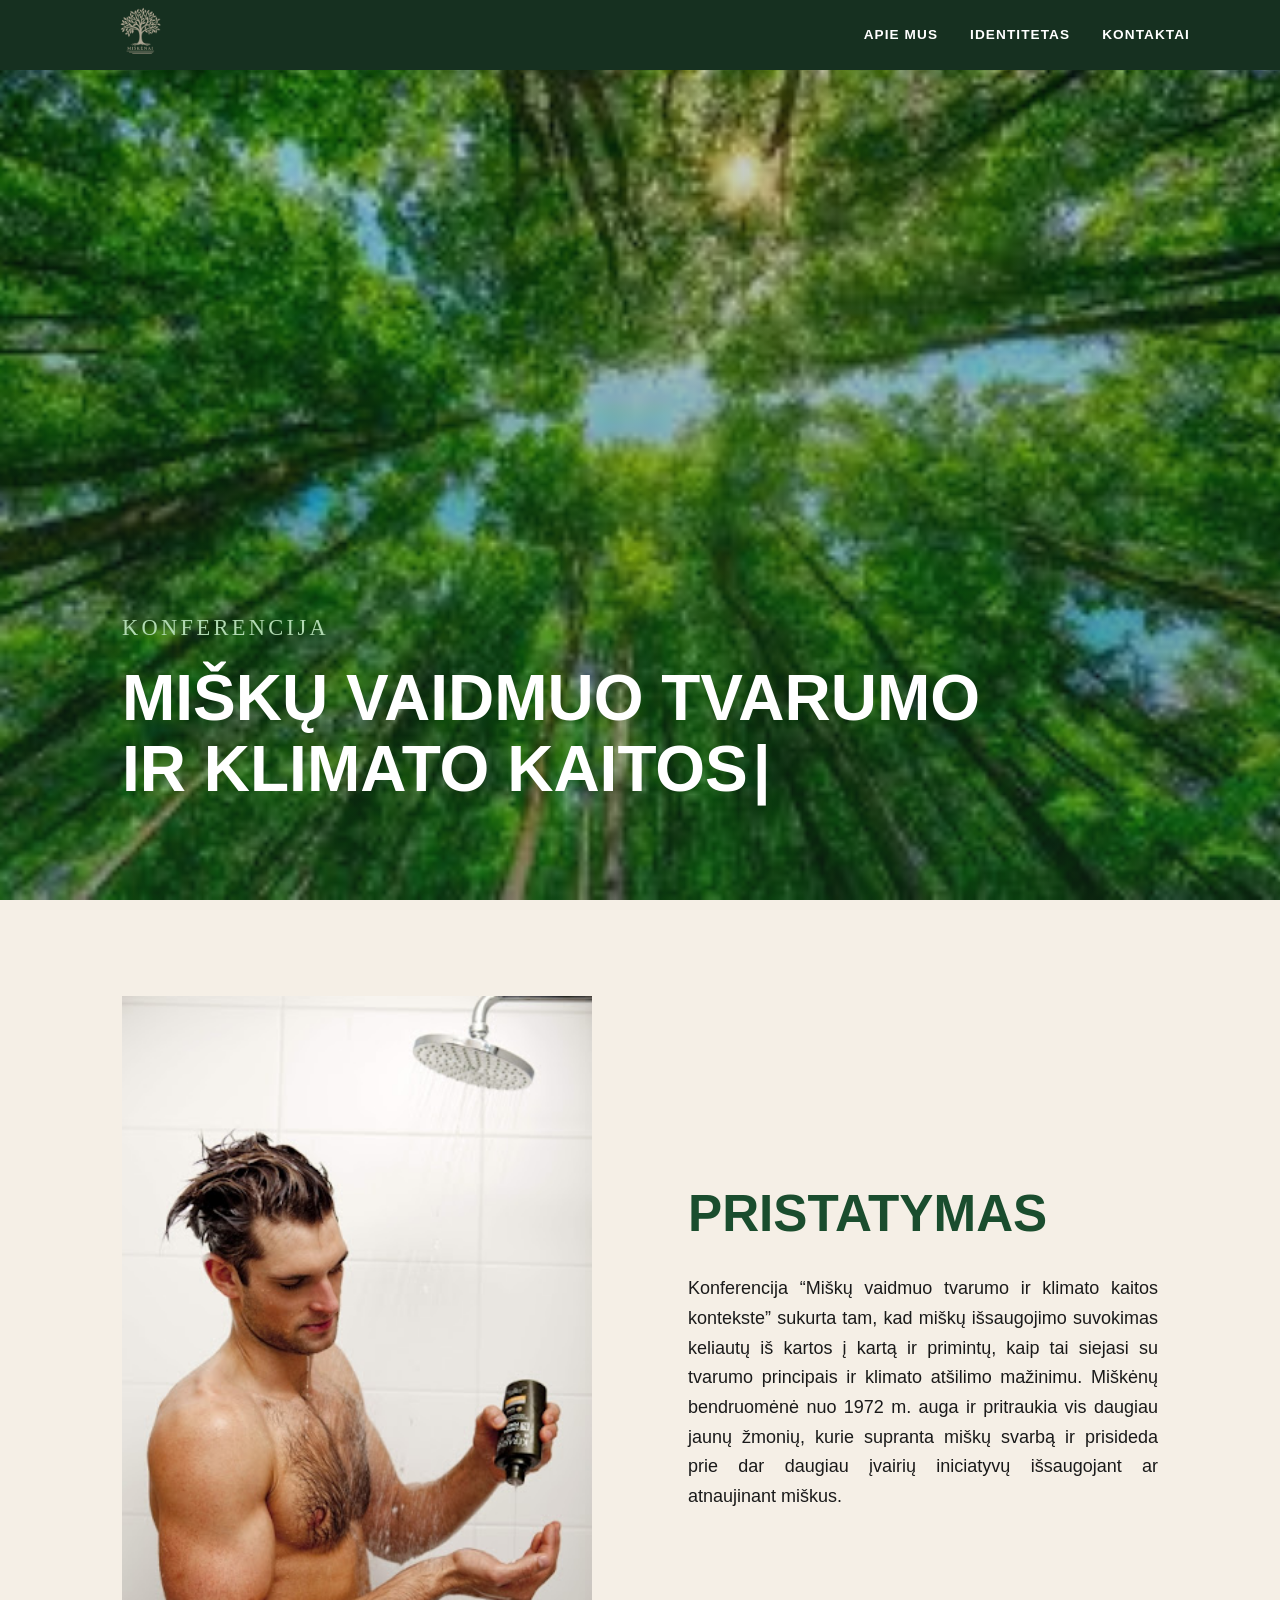
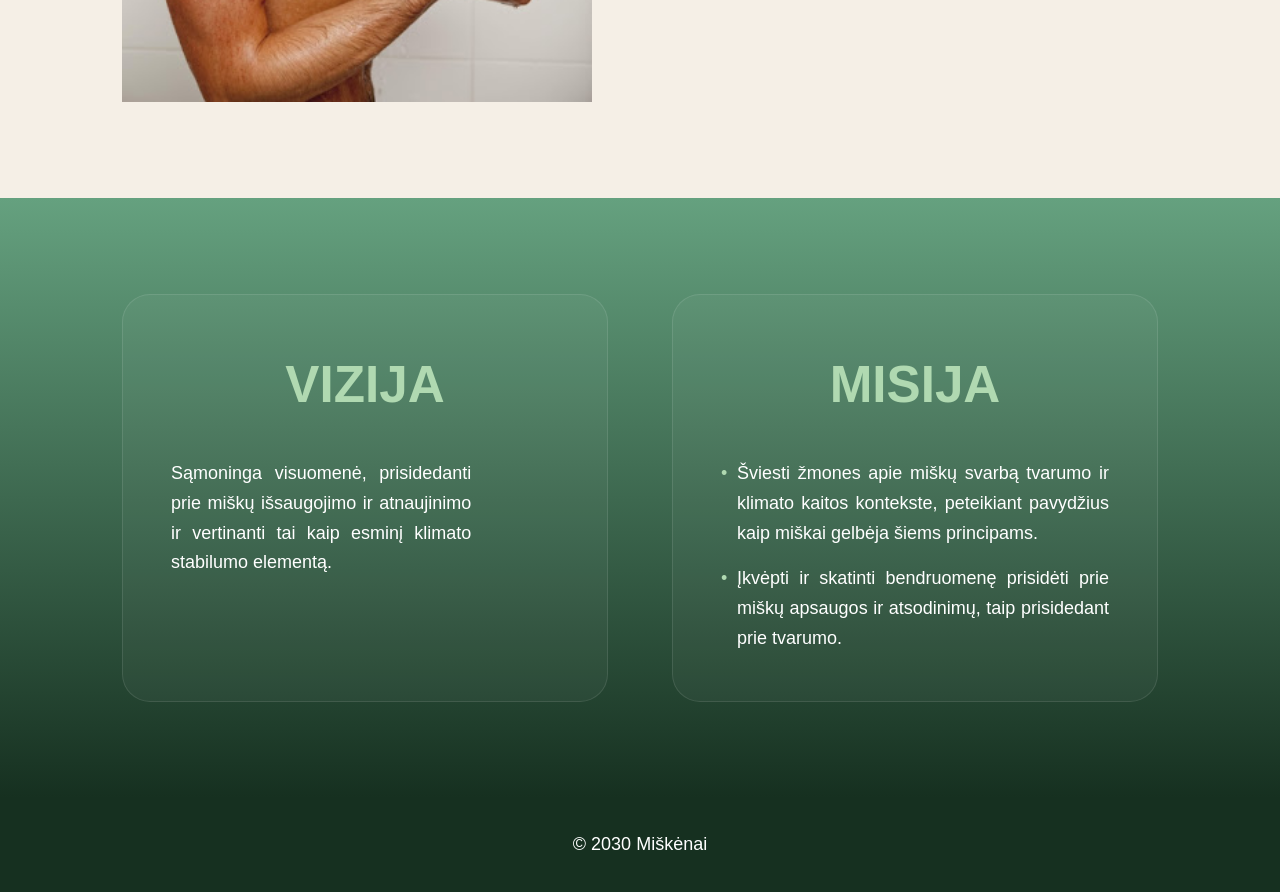
<file: index.html>
<!DOCTYPE html>
<html lang="lt">
    <head>
        <meta charset="UTF-8">
        <meta name="viewport" content="width=device-width, initial-scale=1.0">
        <title>Miškėnai</title>
        <link rel="stylesheet" href="css/pagrindinis.css">
    </head>

    <body>
        <header>
            <div class="navbar">
                    <a class="brand" href="index.html">
                        <img src="img/pagrindinis/logo2.png" alt="Miškėnai logotipas" class="logo">
                    </a>

                <nav>
                    <a href="#apie-mus">Apie mus</a>
                    <a href="identitetas.html">Identitetas</a>
                    <a href="kontaktai.html">Kontaktai</a>
                </nav>
            </div>
        </header>

        <main>
            <section class="hero">
                <div class="hero-content">
                    <p class="hero-eyebrow">KONFERENCIJA</p>
                    <h1 id="heroTitle"></h1>
                </div>
            </section>

            <section class="introduction" id="apie-mus">
                <div class="container intro-grid">

                    <div class="intro-image reveal-left">
                        <img src="img/pagrindinis/introduction.jpg" alt="">
                    </div>

                    <div class="intro-text reveal-right">
                        <h2>PRISTATYMAS</h2>
                        <p>
                            Konferencija “Miškų vaidmuo tvarumo ir klimato kaitos kontekste” sukurta tam, kad miškų išsaugojimo suvokimas keliautų iš kartos į kartą ir primintų, kaip tai siejasi su tvarumo principais ir klimato atšilimo mažinimu. Miškėnų bendruomėnė nuo 1972 m. auga ir pritraukia vis daugiau jaunų žmonių, kurie supranta miškų svarbą ir prisideda prie dar daugiau įvairių iniciatyvų išsaugojant ar atnaujinant miškus.
                        </p>
                    </div>

                </div>
            </section> 

            <section class="vision-mission">
                <div class="container vm-grid">

                    <div class="vm-left">
                        <h2>VIZIJA</h2>
                        <p>
                            Sąmoninga visuomenė, prisidedanti prie miškų išsaugojimo ir atnaujinimo ir vertinanti tai kaip esminį klimato stabilumo elementą.
                        </p>
                    </div>

                    <div class="vm-right">
                        <h2>MISIJA</h2>
                        <ul>
                            <li>Šviesti žmones apie miškų svarbą tvarumo ir klimato kaitos kontekste, peteikiant pavydžius kaip miškai gelbėja šiems principams.</li>

                            <li>Įkvėpti ir skatinti bendruomenę prisidėti prie miškų apsaugos ir atsodinimų, taip prisidedant prie tvarumo.</li>
                        </ul>
                    </div>

                </div>
            </section>
        </main>

        <footer>
            <div class="footer">
                <div class="footer-left">
                    <p>&copy; 2030 Miškėnai</p>
                </div>
            </div>
        </footer>
        <script src="main.js"></script>
    </body>
    
</html>
</file>
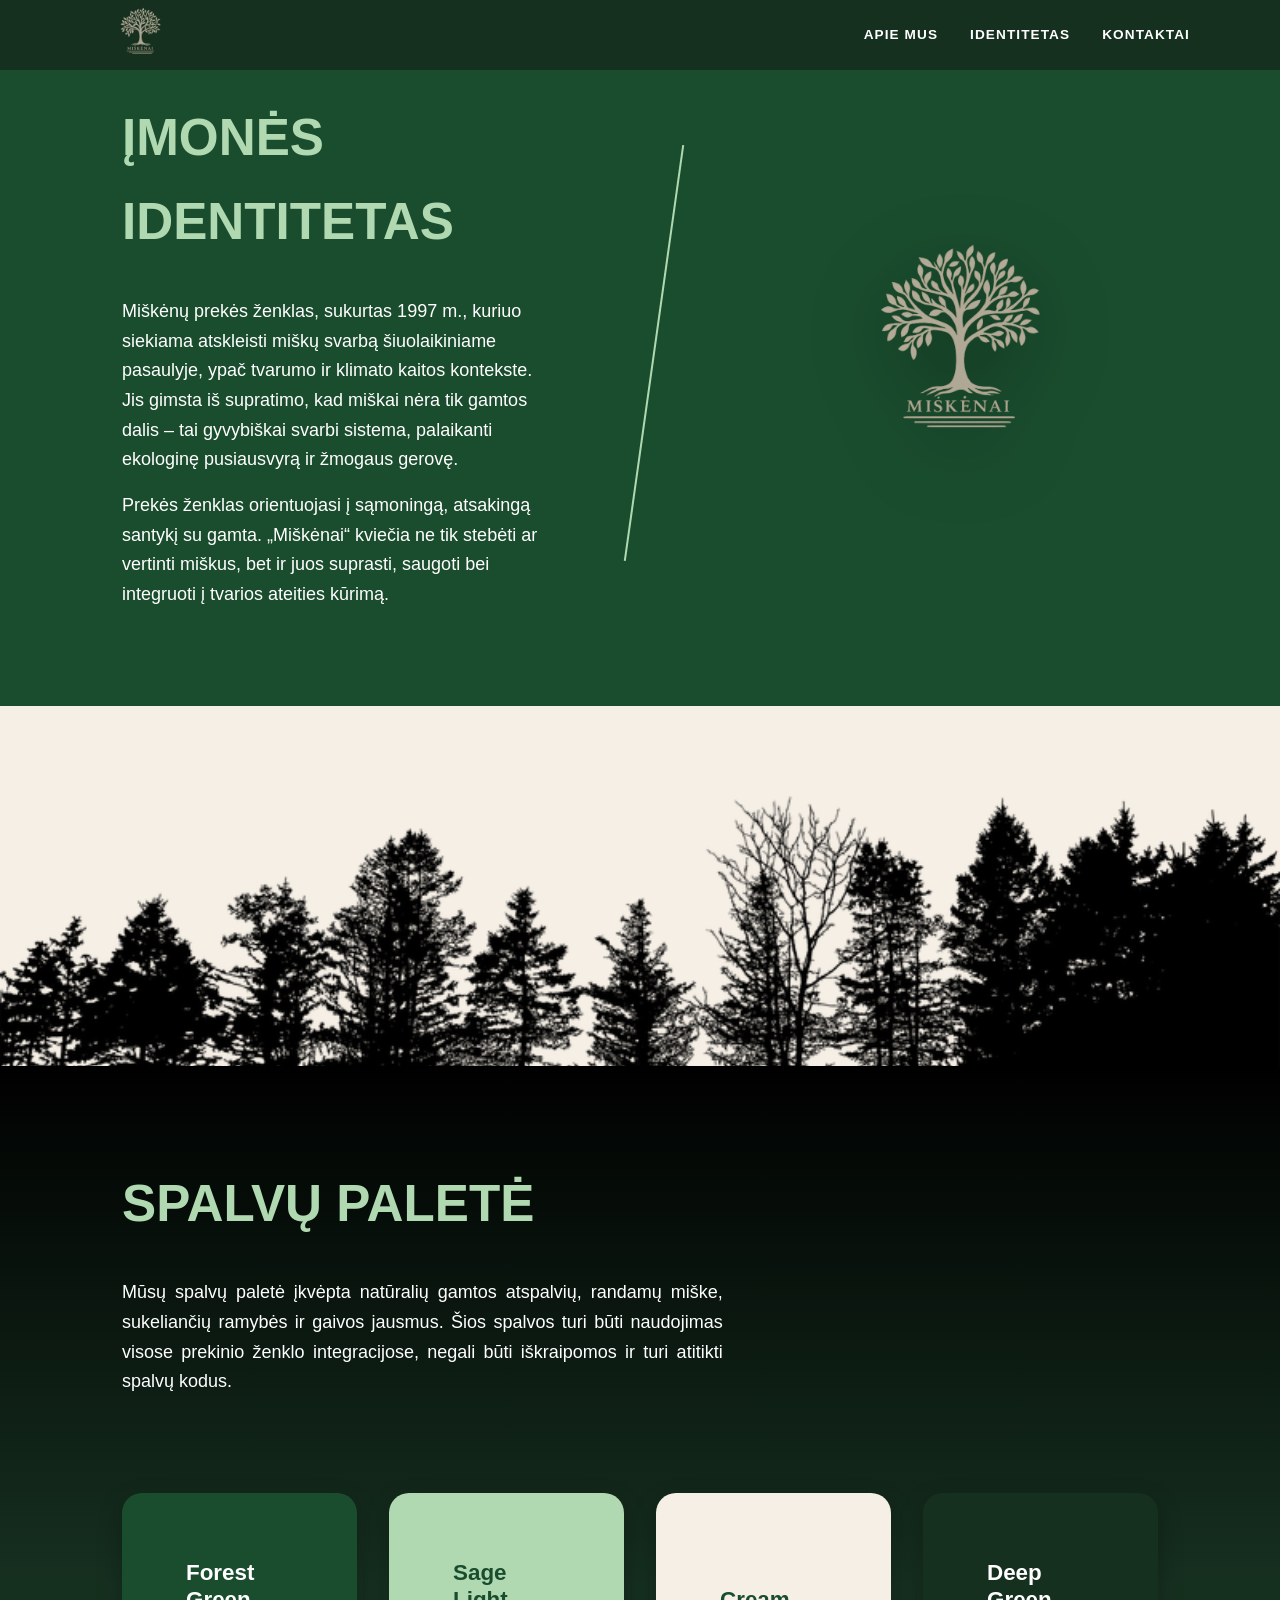
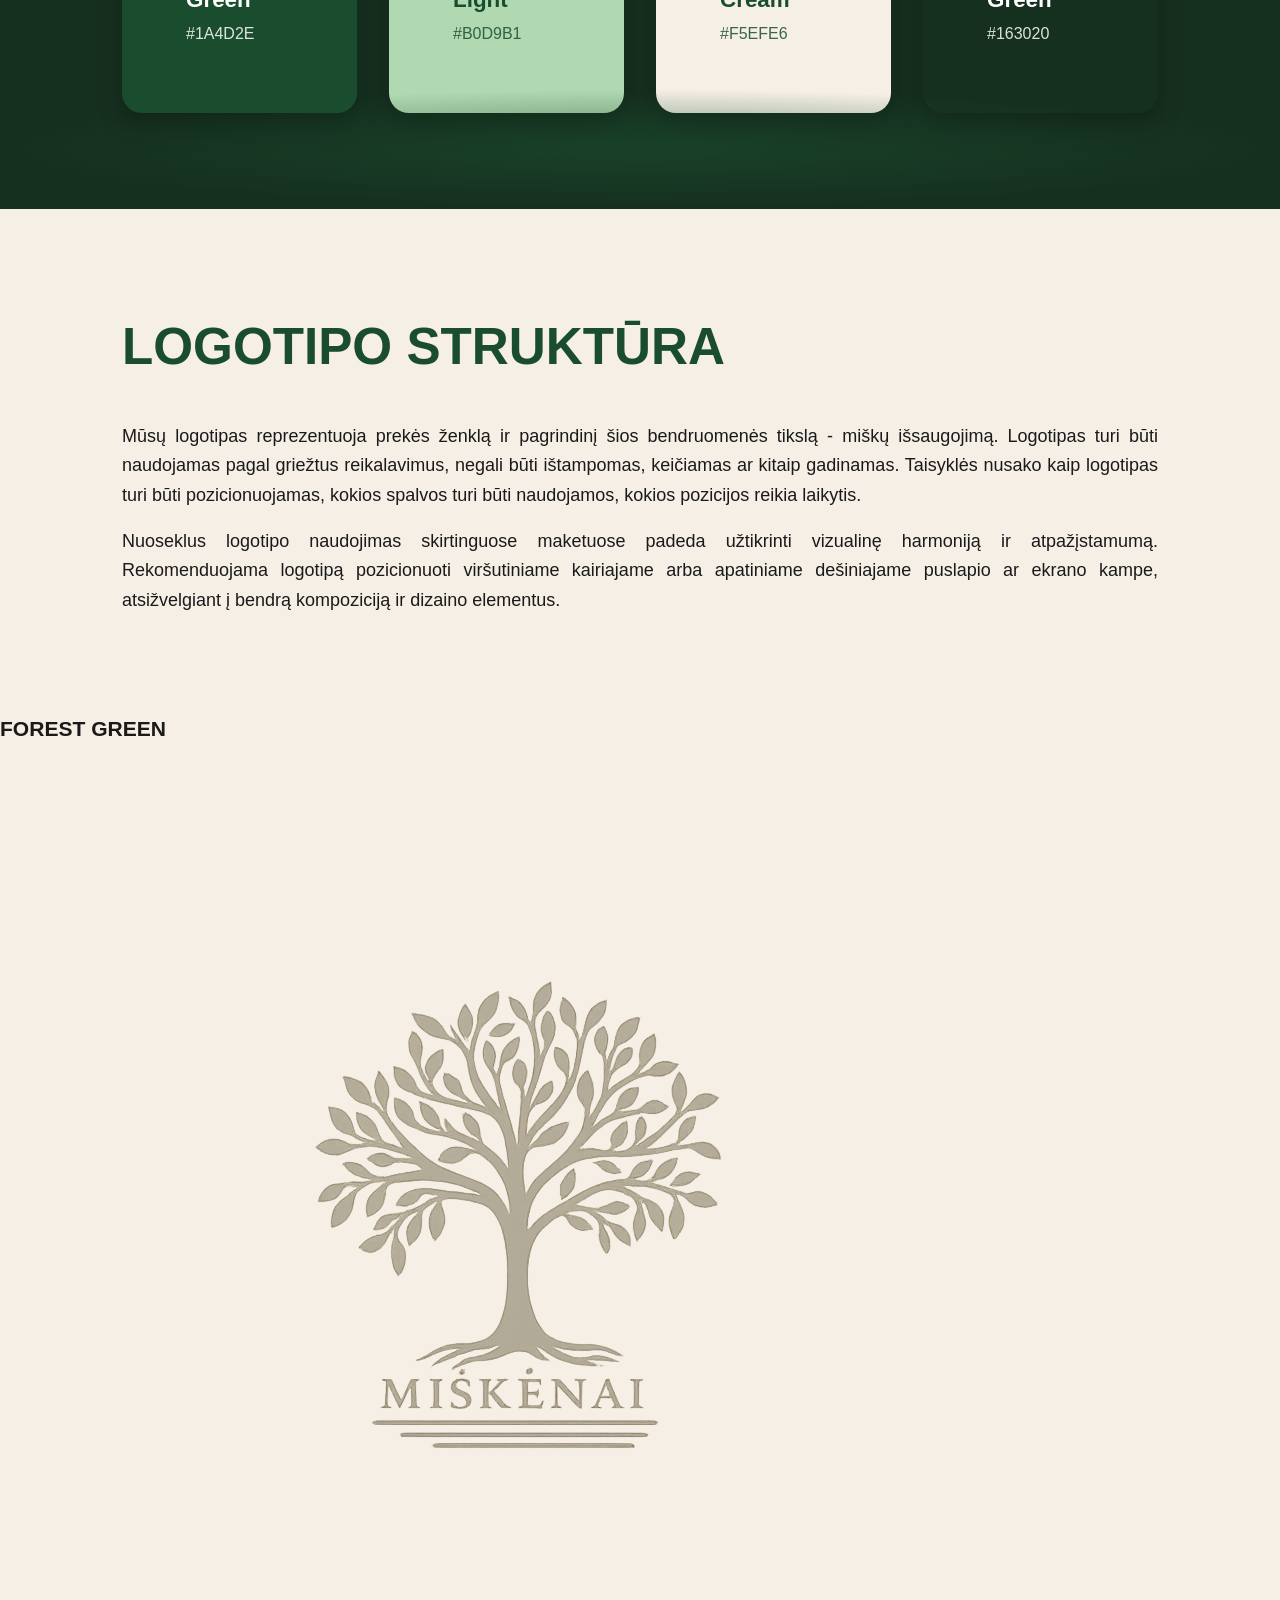
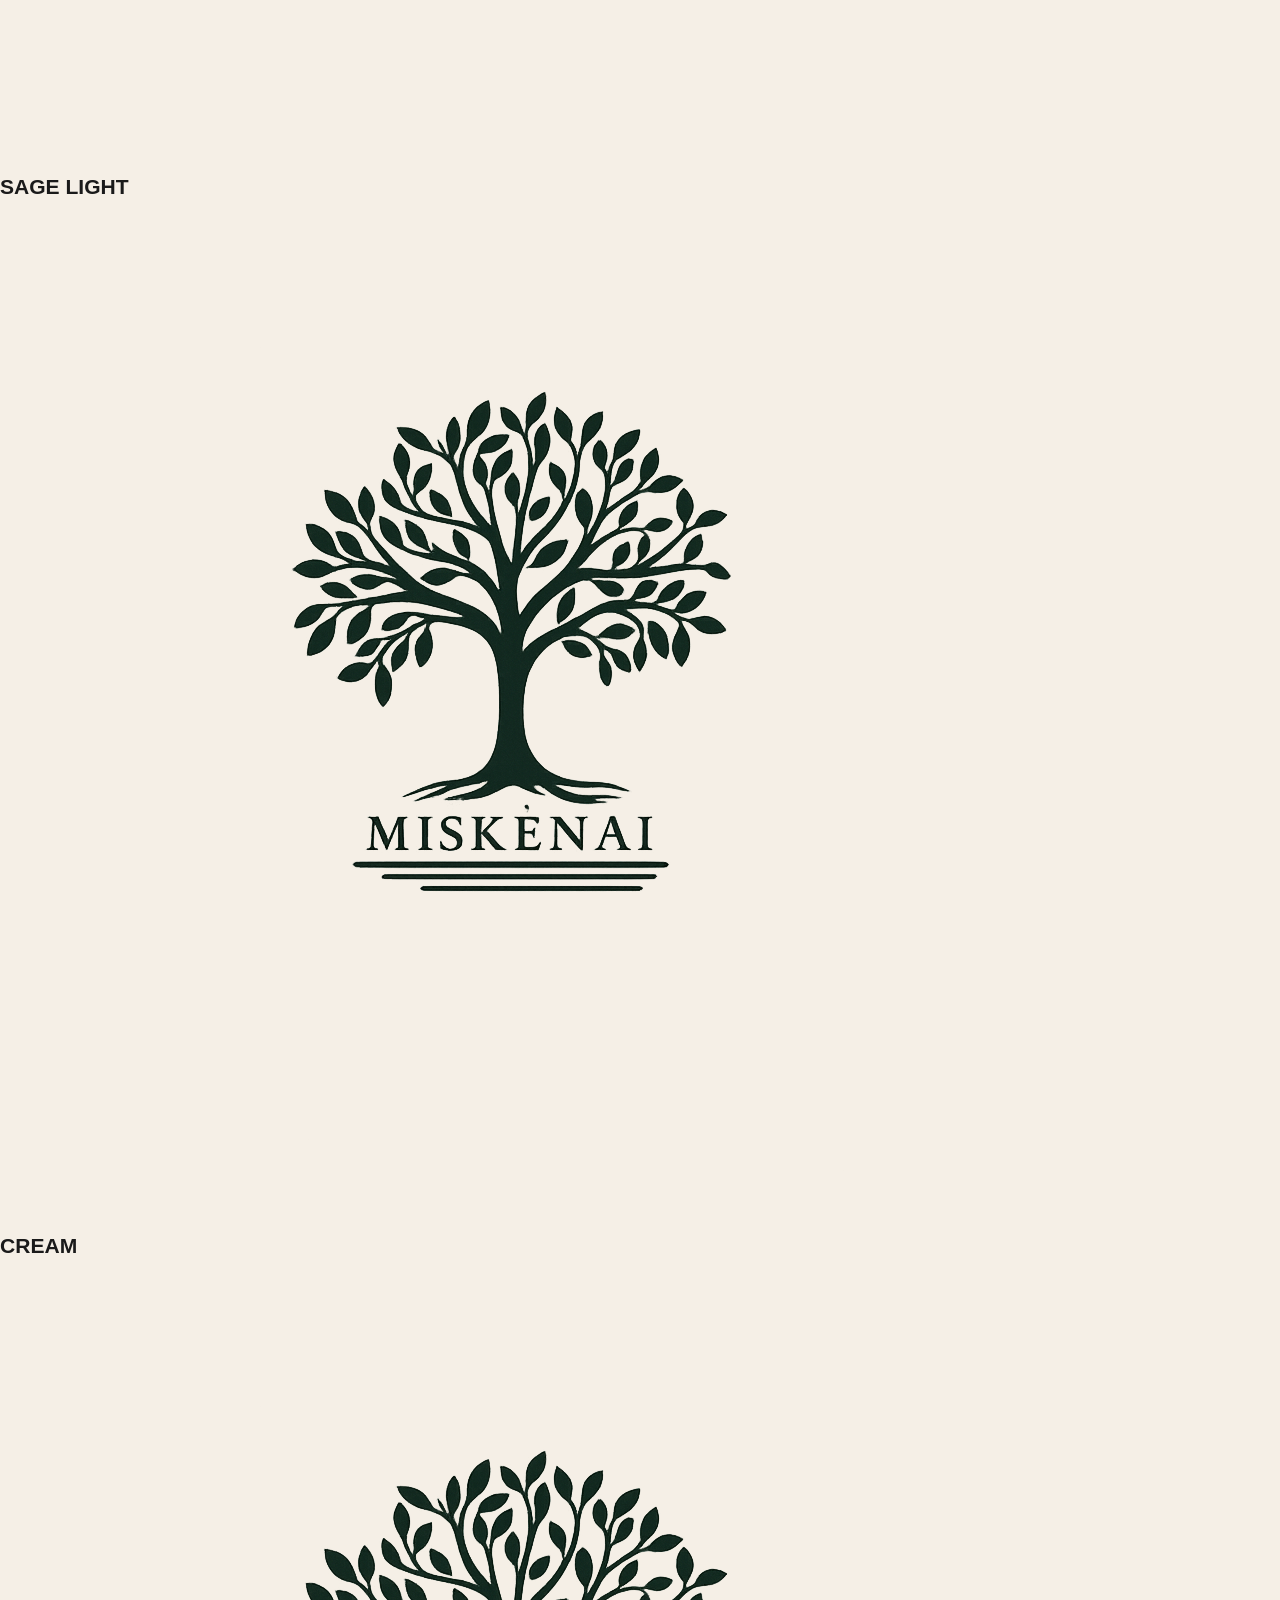
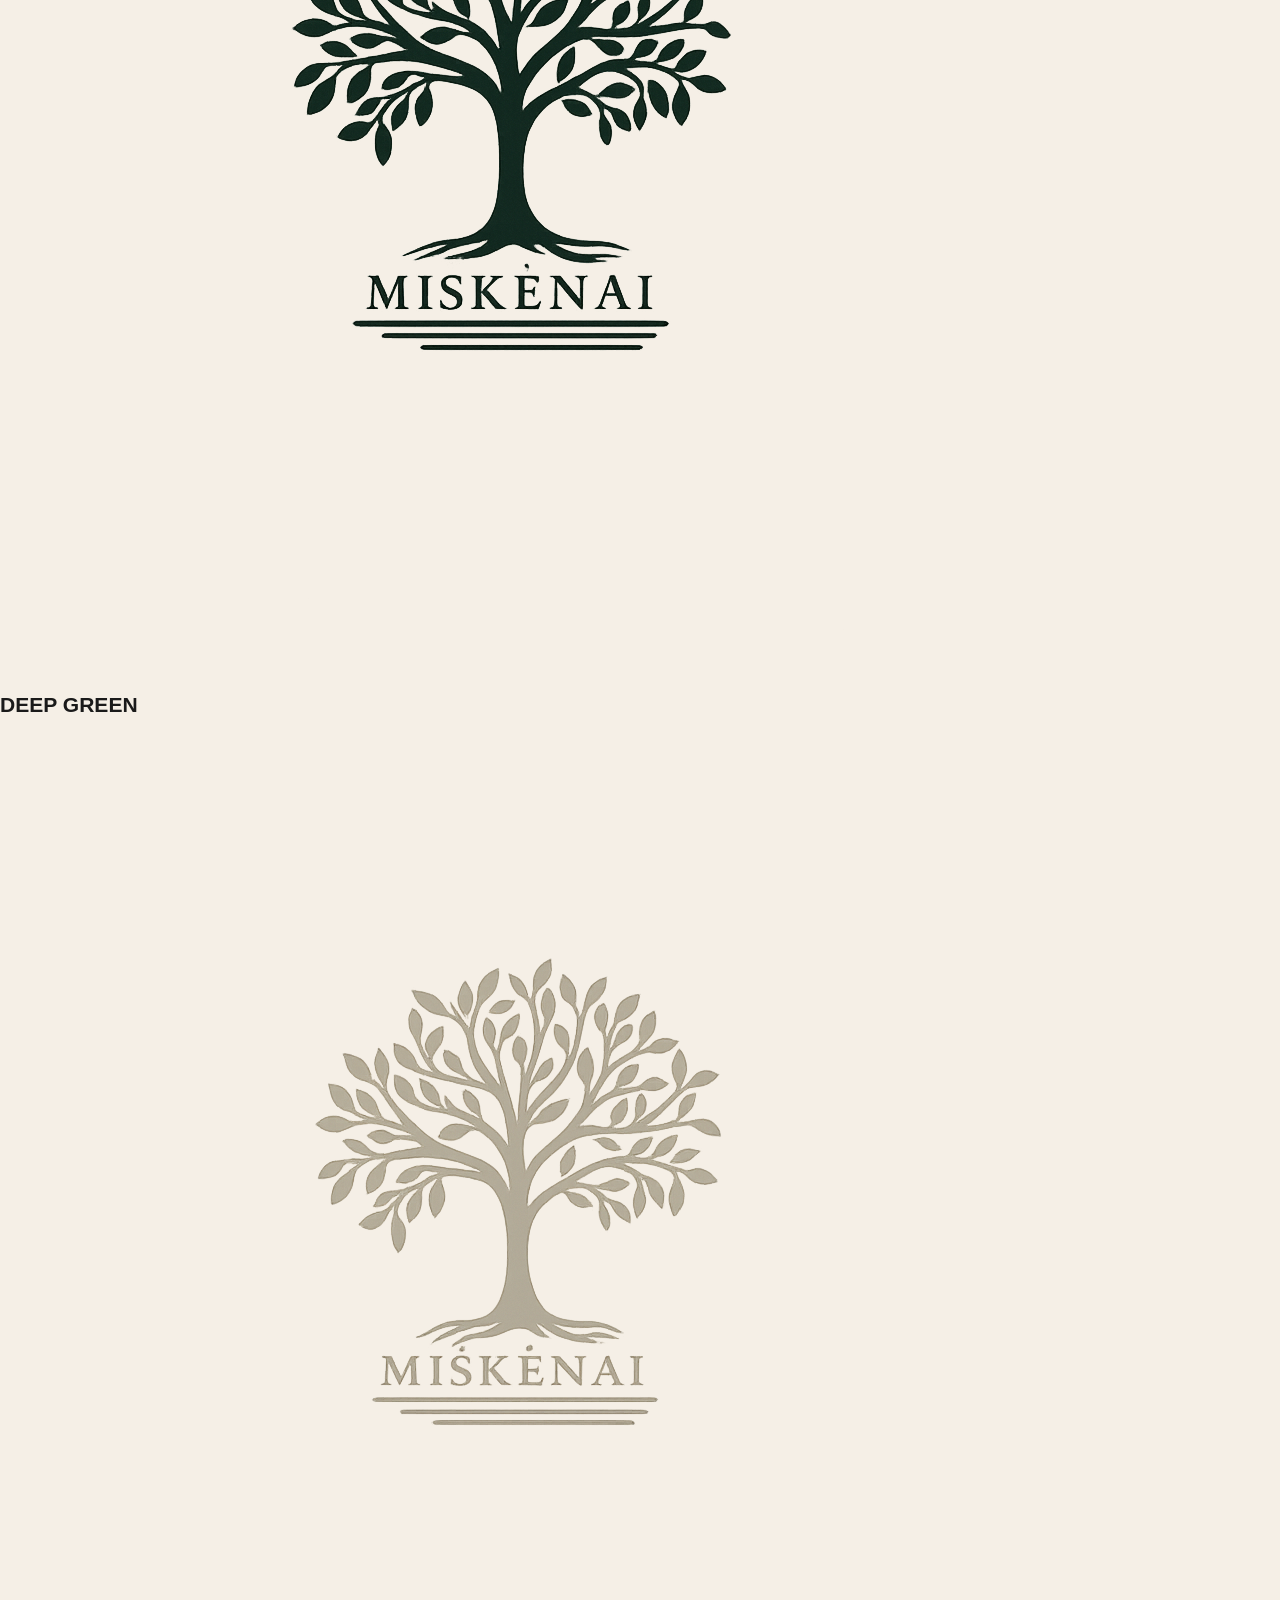
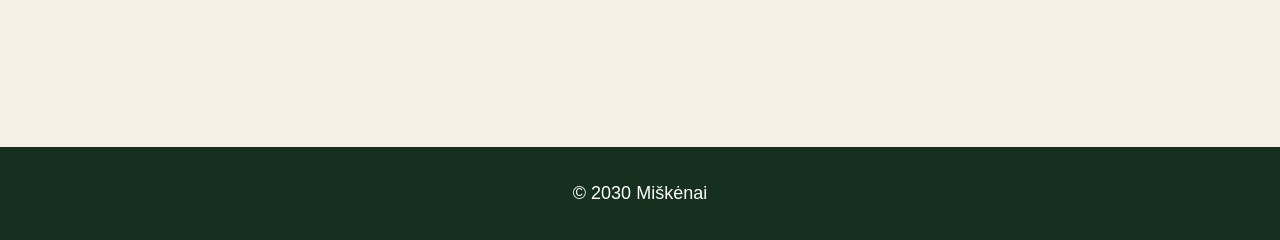
<file: identitetas.html>
<!DOCTYPE html>
<html lang="lt">
    <head>
        <meta charset="UTF-8">
        <meta name="viewport" content="width=device-width, initial-scale=1.0">
        <title>Miškėnai | Identitetas</title>
        <link rel="stylesheet" href="css/identitetas.css">
    </head>

    <body>
        <header>
            <div class="navbar">
                    <a class="brand" href="index.html">
                        <img src="img/pagrindinis/logo2.png" alt="Miškėnai logotipas" class="logo">
                    </a>

                <nav>
                    <a href="index.html#apie-mus">Apie mus</a>
                    <a href="identitetas.html">Identitetas</a>
                    <a href="kontaktai.html">Kontaktai</a>
                </nav>
            </div>
        </header>

        <main>
            <section class="brand-identity">
                <div class="container brand-identity-grid">
                    <div class="brand-identity-left">
                        <h2>ĮMONĖS IDENTITETAS</h2>
                        <p>Miškėnų prekės ženklas, sukurtas 1997 m., kuriuo siekiama atskleisti miškų svarbą šiuolaikiniame pasaulyje, ypač tvarumo ir klimato kaitos kontekste. Jis gimsta iš supratimo, kad miškai nėra tik gamtos dalis – tai gyvybiškai svarbi sistema, palaikanti ekologinę pusiausvyrą ir žmogaus gerovę.</p>
                        <p>Prekės ženklas orientuojasi į sąmoningą, atsakingą santykį su gamta. „Miškėnai“ kviečia ne tik stebėti ar vertinti miškus, bet ir juos suprasti, saugoti bei integruoti į tvarios ateities kūrimą.</p>
                    </div>
                    <div class="brand-identity-divider"></div>
                    <div class="brand-identity-right">
                        <img src="img/pagrindinis/logo2.png" alt="Miškėnai logotipas" class="brand-logo2">
                    </div>
                </div>
            </section>

            <section class="forest">
                <img src="img/identitetas/image1.png" alt="Miškas">
            </section> 

            <section class="color-palette">
                <div class="container">
                    <h2>SPALVŲ PALETĖ</h2>
                    <p class="palette-desc">
                        Mūsų spalvų paletė įkvėpta natūralių gamtos atspalvių, randamų miške, sukeliančių ramybės ir gaivos jausmus. Šios spalvos turi būti naudojimas visose prekinio ženklo integracijose, negali būti iškraipomos ir turi atitikti spalvų kodus.
                    </p>
                    <div class="palette-grid">
                        <div class="color-card forest-green">
                            <div class="card-content">
                                <p>Forest Green</p>
                                <span>#1A4D2E</span>
                            </div>
                            <div class="color-tones">
                                <div></div>
                                <div></div>
                                <div></div>
                            </div>
                        </div>
                        <div class="color-card sage-light">
                            <div class="card-content">
                                <p>Sage Light</p>
                                <span>#B0D9B1</span>
                            </div>
                            <div class="color-tones">
                                <div></div>
                                <div></div>
                                <div></div>
                            </div>
                        </div>
                        <div class="color-card cream">
                            <div class="card-content">
                                <p>Cream</p>
                                <span>#F5EFE6</span>
                            </div>
                            <div class="color-tones">
                                <div></div>
                                <div></div>
                                <div></div>
                            </div>
                        </div>
                        <div class="color-card deep-green">
                            <div class="card-content">
                                <p>Deep Green</p>
                                <span>#163020</span>
                            </div>
                            <div class="color-tones">
                                <div></div>
                                <div></div>
                                <div></div>
                            </div>
                        </div>
                    </div>
                </div>
            </section>

            <section class="logo-structure">
                <div class="container">
                    <h2>LOGOTIPO STRUKTŪRA</h2>
                    <div class="logo-text">
                        <p>Mūsų logotipas reprezentuoja prekės ženklą ir pagrindinį šios bendruomenės tikslą - miškų išsaugojimą. Logotipas turi būti naudojamas pagal griežtus reikalavimus, negali būti ištampomas, keičiamas ar kitaip gadinamas. Taisyklės nusako kaip logotipas turi būti pozicionuojamas, kokios spalvos turi būti naudojamos, kokios pozicijos reikia laikytis.</p>
                        <p>Nuoseklus logotipo naudojimas skirtinguose maketuose padeda užtikrinti vizualinę harmoniją ir atpažįstamumą. Rekomenduojama logotipą pozicionuoti viršutiniame kairiajame arba apatiniame dešiniajame puslapio ar ekrano kampe, atsižvelgiant į bendrą kompoziciją ir dizaino elementus.</p>
                    </div>
                </div>
            </section>

            <section>
                <div>
                    <h3>FOREST GREEN</h3>
                    <img src="img/pagrindinis/logo2.png" alt="Miškėnai logotipas" class="structure-logo">
                </div>
            </section>

            <section>
                <div>
                    <h3>SAGE LIGHT</h3>
                    <img src="img/pagrindinis/logo1.png" alt="Miškėnai logotipas" class="structure-logo">
                </div>
            </section>

            <section>
                <div>
                    <h3>CREAM</h3>
                    <img src="img/pagrindinis/logo1.png" alt="Miškėnai logotipas" class="structure-logo">
                </div>
            </section>

            <section>
                <div">
                    <h3>DEEP GREEN</h3>
                    <img src="img/pagrindinis/logo2.png" alt="Miškėnai logotipas" class="structure-logo">
                </div>
            </section>

        </main>

        <footer>
            <div class="footer">
                <div class="footer-left">
                    <p>&copy; 2030 Miškėnai</p>
                </div>
            </div>
        </footer>
        <script src="main.js"></script>
    </body>
    
</html>
</file>
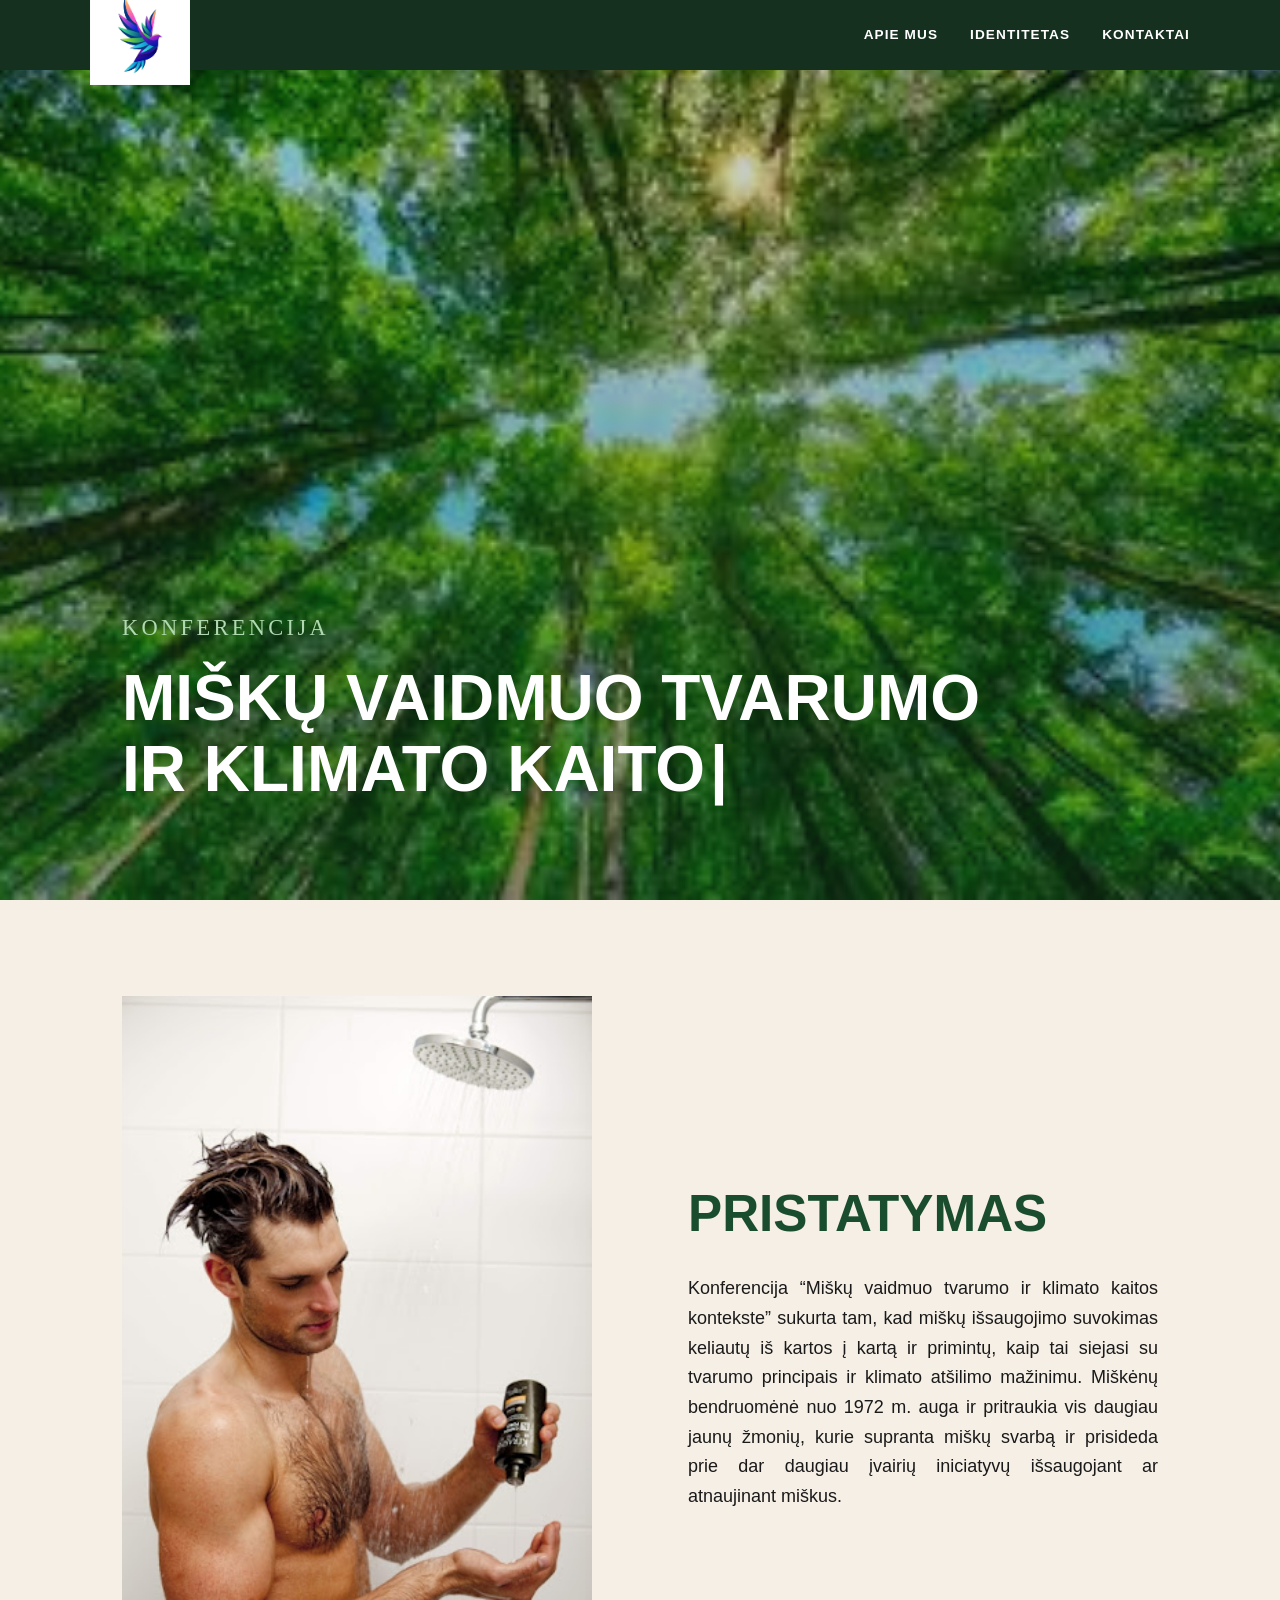
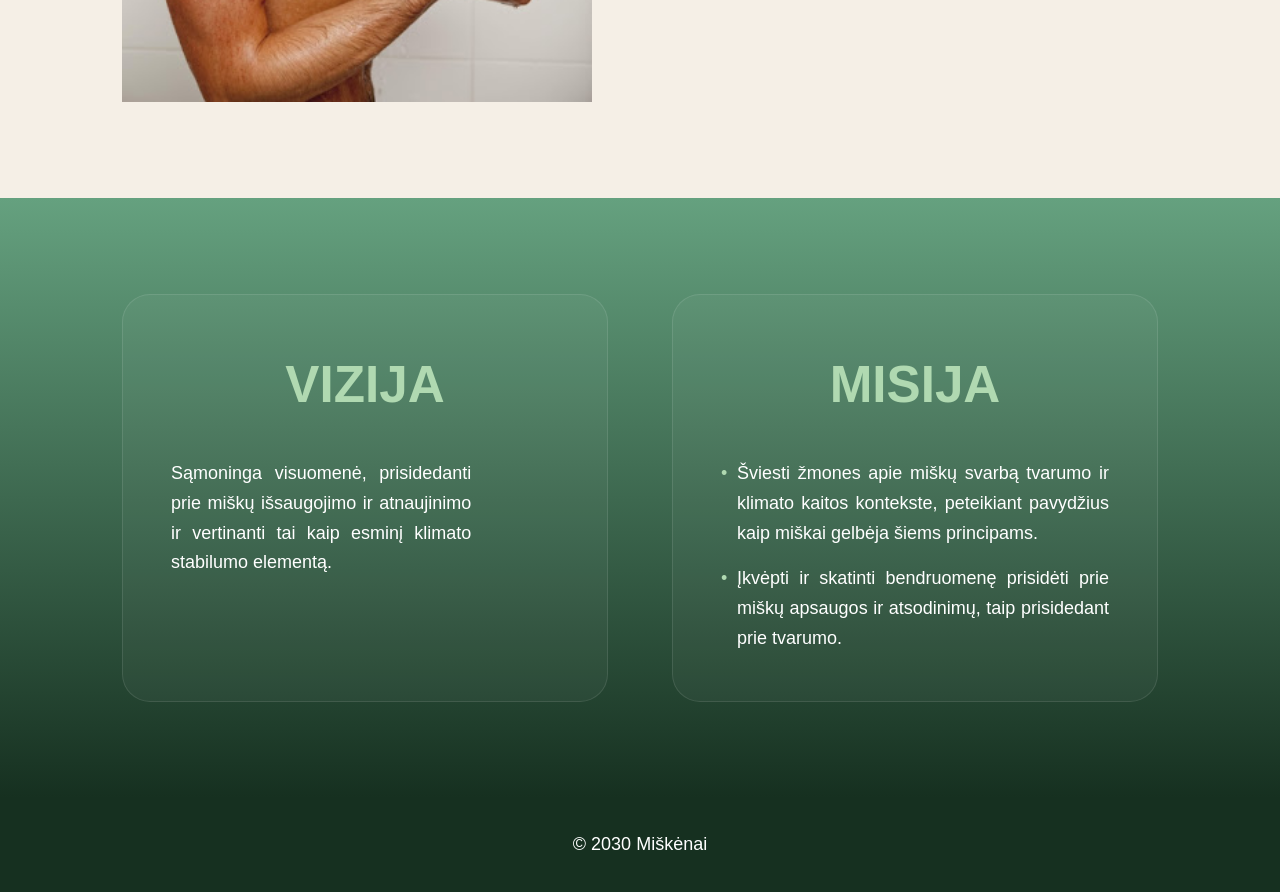
<file: pagrindinis.html>
<!DOCTYPE html>
<html lang="lt">
    <head>
        <meta charset="UTF-8">
        <meta name="viewport" content="width=device-width, initial-scale=1.0">
        <title>Miškėnai</title>
        <link rel="stylesheet" href="css/pagrindinis.css">
    </head>

    <body>
        <header>
            <div class="navbar">
                    <a class="brand" href="pagrindinis.html">
                        <img src="img/pagrindinis/logo.jpg" alt="Miškėnai logotipas" class="logo">
                    </a>

                <nav>
                    <a href="#apie-mus">Apie mus</a>
                    <a href="identity.html">Identitetas</a>
                    <a href="contacts.html">Kontaktai</a>
                </nav>
            </div>
        </header>

        <main>
            <section class="hero">
                <div class="hero-content">
                    <p class="hero-eyebrow">KONFERENCIJA</p>
                    <h1 id="heroTitle"></h1>
                </div>
            </section>

            <section class="introduction" id="apie-mus">
                <div class="container intro-grid">

                    <div class="intro-image reveal-left">
                        <img src="img/pagrindinis/introduction.jpg" alt="">
                    </div>

                    <div class="intro-text reveal-right">
                        <h2>PRISTATYMAS</h2>
                        <p>
                            Konferencija “Miškų vaidmuo tvarumo ir klimato kaitos kontekste” sukurta tam, kad miškų išsaugojimo suvokimas keliautų iš kartos į kartą ir primintų, kaip tai siejasi su tvarumo principais ir klimato atšilimo mažinimu. Miškėnų bendruomėnė nuo 1972 m. auga ir pritraukia vis daugiau jaunų žmonių, kurie supranta miškų svarbą ir prisideda prie dar daugiau įvairių iniciatyvų išsaugojant ar atnaujinant miškus.
                        </p>
                    </div>

                </div>
            </section> 

            <section class="vision-mission">
                <div class="container vm-grid">

                    <div class="vm-left">
                        <h2>VIZIJA</h2>
                        <p>
                            Sąmoninga visuomenė, prisidedanti prie miškų išsaugojimo ir atnaujinimo ir vertinanti tai kaip esminį klimato stabilumo elementą.
                        </p>
                    </div>

                    <div class="vm-right">
                        <h2>MISIJA</h2>
                        <ul>
                            <li>Šviesti žmones apie miškų svarbą tvarumo ir klimato kaitos kontekste, peteikiant pavydžius kaip miškai gelbėja šiems principams.</li>

                            <li>Įkvėpti ir skatinti bendruomenę prisidėti prie miškų apsaugos ir atsodinimų, taip prisidedant prie tvarumo.</li>
                        </ul>
                    </div>

                </div>
            </section>
        </main>

        <footer>
            <div class="footer">
                <div class="footer-left">
                    <p>&copy; 2030 Miškėnai</p>
                </div>
            </div>
        </footer>
        <script src="main.js"></script>
    </body>
    
</html>
</file>
<file: css/pagrindinis.css>
@import url('./base/variables.css');
@import url('./base/base.css');

@import url('./layout/layout.css');
@import url('./layout/header.css');
@import url('./layout/footer.css');

@import url('./sectionPagrindinis/hero.css');
@import url('./sectionPagrindinis/introduction.css');
@import url('./sectionPagrindinis/vision-mission.css');
</file>
<file: css/identitetas.css>
@import url('./base/variables.css');
@import url('./base/base.css');

@import url('./layout/layout.css');
@import url('./layout/header.css');
@import url('./layout/footer.css');

/*@import url('./sectionIdentitetas/brand-identity.css');
@import url('./sectionIdentitetas/forest.css');
@import url('./sectionIdentitetas/color-palette.css');
@import url('./sectionIdentitetas/logo-structure.css');*/

@import url('./sectionIdentitetas/style2.css');
</file>
